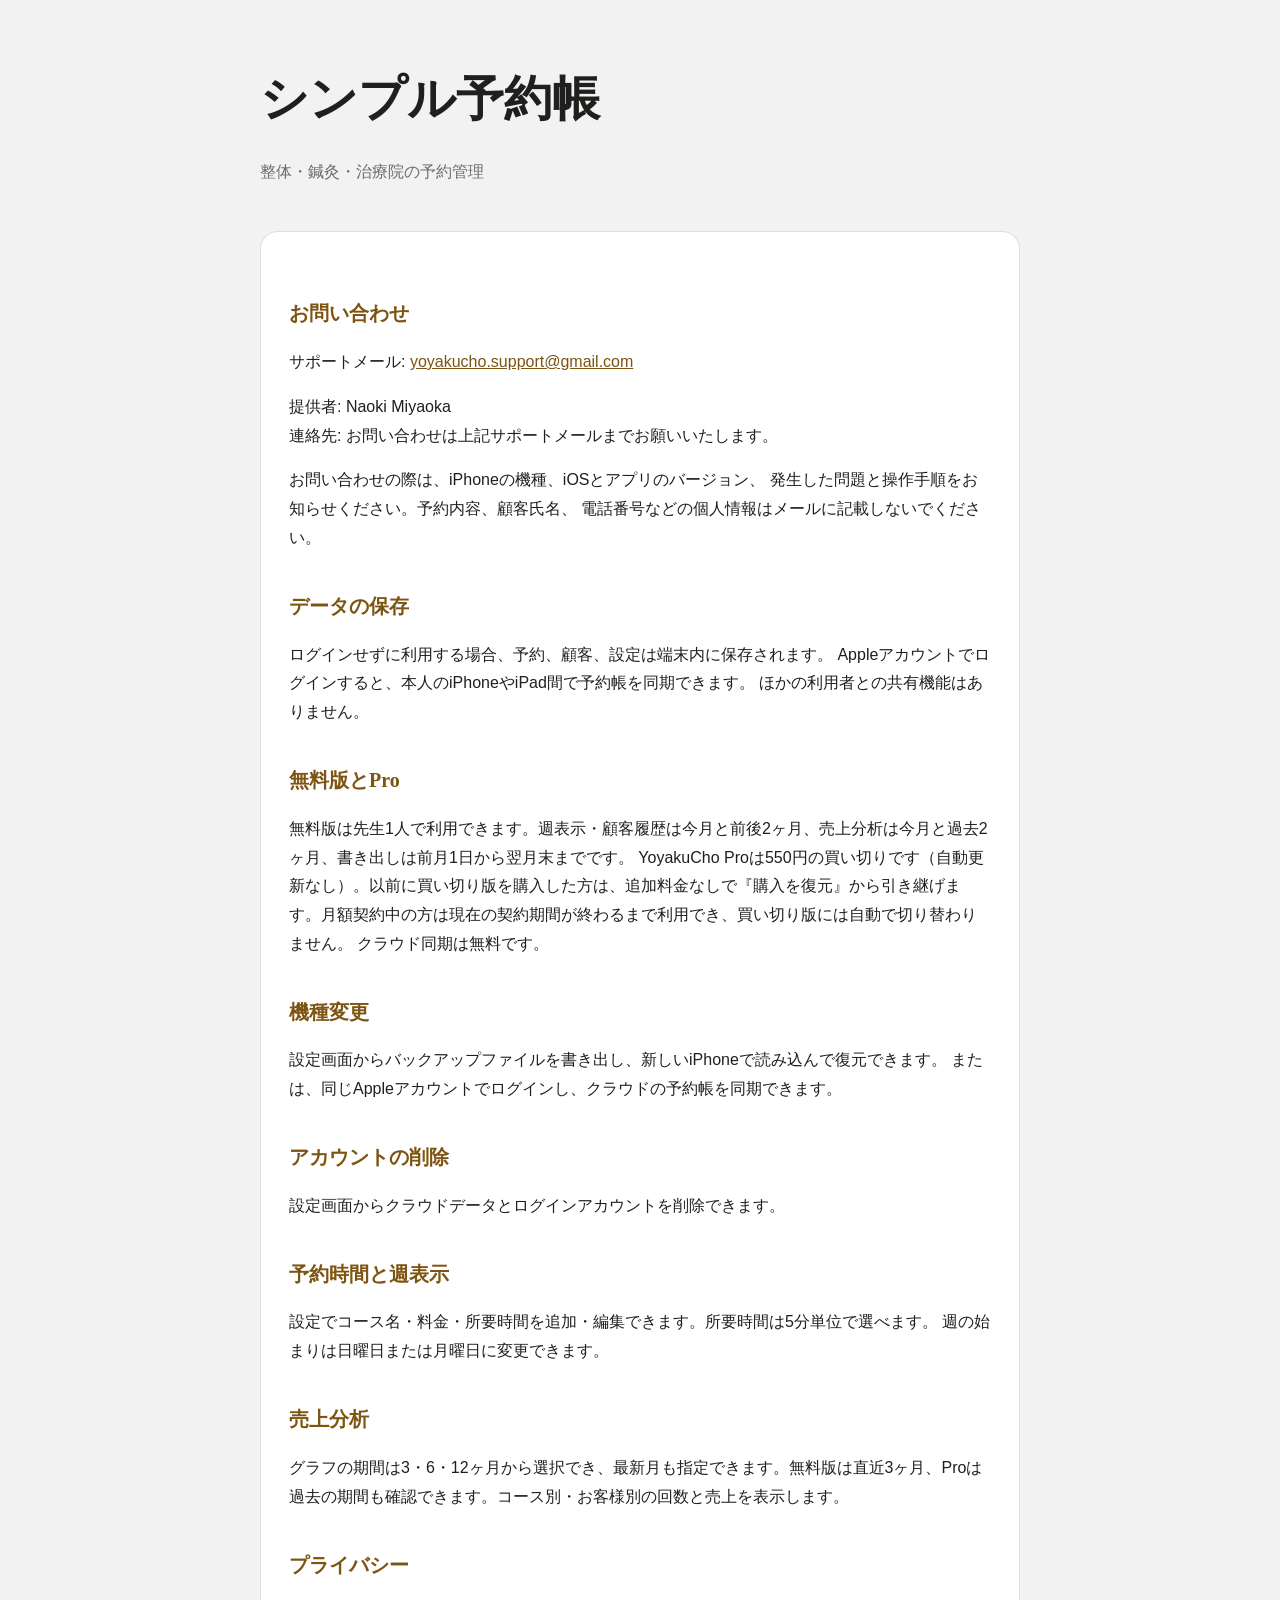
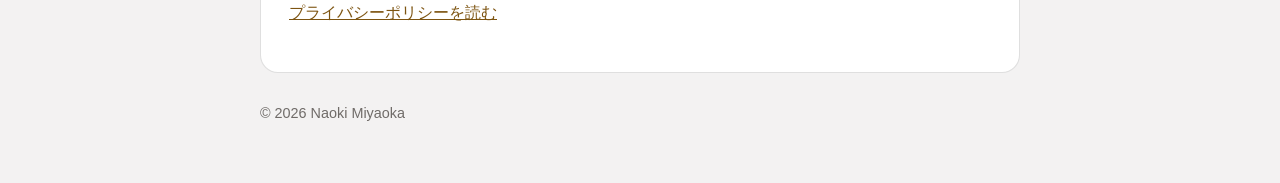
<file: index.html>
<!doctype html>
<html lang="ja">
<head>
  <meta charset="utf-8">
  <meta name="viewport" content="width=device-width, initial-scale=1">
  <meta name="description" content="シンプル予約帳のサポートページ">
  <title>シンプル予約帳 サポート</title>
  <link rel="stylesheet" href="styles.css">
</head>
<body>
  <header>
    <h1>シンプル予約帳</h1>
    <p class="subtitle">整体・鍼灸・治療院の予約管理</p>
  </header>
  <main class="card">
    <h2>お問い合わせ</h2>
    <p>
      サポートメール:
      <a href="mailto:yoyakucho.support@gmail.com">yoyakucho.support@gmail.com</a>
    </p>
    <p>
      提供者: Naoki Miyaoka<br>
      連絡先: お問い合わせは上記サポートメールまでお願いいたします。
    </p>
    <p>
      お問い合わせの際は、iPhoneの機種、iOSとアプリのバージョン、
      発生した問題と操作手順をお知らせください。予約内容、顧客氏名、
      電話番号などの個人情報はメールに記載しないでください。
    </p>

    <h2>データの保存</h2>
    <p>
      ログインせずに利用する場合、予約、顧客、設定は端末内に保存されます。
      Appleアカウントでログインすると、本人のiPhoneやiPad間で予約帳を同期できます。
      ほかの利用者との共有機能はありません。
    </p>

    <h2>無料版とPro</h2>
    <p>
      無料版は先生1人で利用できます。週表示・顧客履歴は今月と前後2ヶ月、売上分析は今月と過去2ヶ月、書き出しは前月1日から翌月末までです。
      YoyakuCho Proは550円の買い切りです（自動更新なし）。以前に買い切り版を購入した方は、追加料金なしで『購入を復元』から引き継げます。月額契約中の方は現在の契約期間が終わるまで利用でき、買い切り版には自動で切り替わりません。
      クラウド同期は無料です。
    </p>

    <h2>機種変更</h2>
    <p>
      設定画面からバックアップファイルを書き出し、新しいiPhoneで読み込んで復元できます。
      または、同じAppleアカウントでログインし、クラウドの予約帳を同期できます。
    </p>

    <h2>アカウントの削除</h2>
    <p>
      設定画面からクラウドデータとログインアカウントを削除できます。
    </p>

    <h2>予約時間と週表示</h2>
    <p>
      設定でコース名・料金・所要時間を追加・編集できます。所要時間は5分単位で選べます。
      週の始まりは日曜日または月曜日に変更できます。
    </p>

    <h2>売上分析</h2>
    <p>グラフの期間は3・6・12ヶ月から選択でき、最新月も指定できます。無料版は直近3ヶ月、Proは過去の期間も確認できます。コース別・お客様別の回数と売上を表示します。</p>

    <h2>プライバシー</h2>
    <p><a href="privacy.html">プライバシーポリシーを読む</a></p>
  </main>
  <footer>© 2026 Naoki Miyaoka</footer>
</body>
</html>
</file>
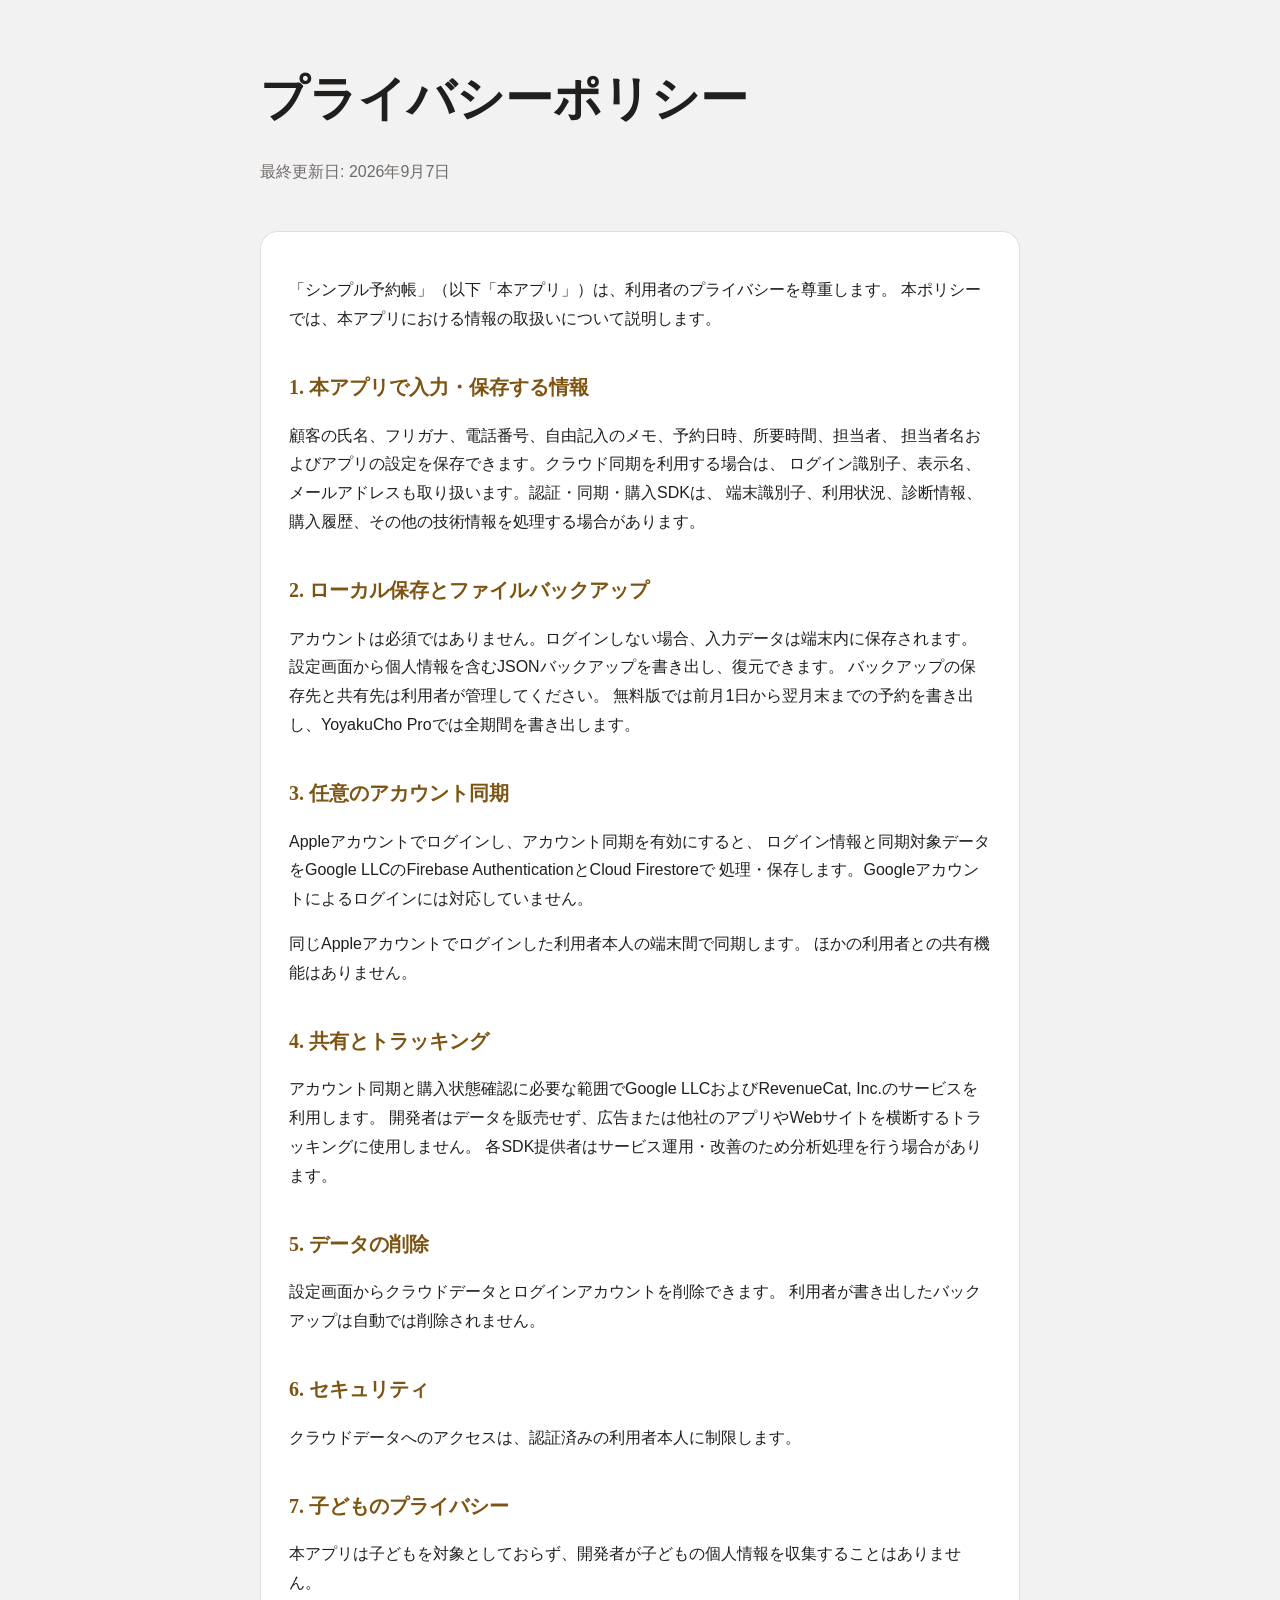
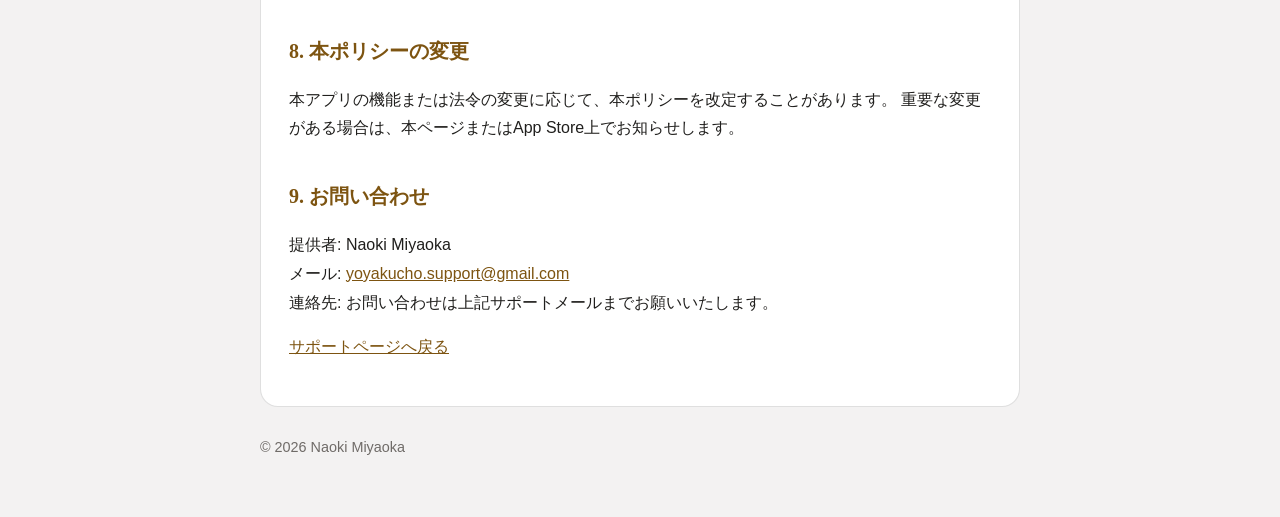
<file: privacy.html>
<!doctype html>
<html lang="ja">
<head>
  <meta charset="utf-8">
  <meta name="viewport" content="width=device-width, initial-scale=1">
  <meta name="description" content="シンプル予約帳のプライバシーポリシー">
  <title>プライバシーポリシー｜シンプル予約帳</title>
  <link rel="stylesheet" href="styles.css">
</head>
<body>
  <header>
    <h1>プライバシーポリシー</h1>
    <p class="subtitle">最終更新日: 2026年9月7日</p>
  </header>
  <main class="card">
    <p>
      「シンプル予約帳」（以下「本アプリ」）は、利用者のプライバシーを尊重します。
      本ポリシーでは、本アプリにおける情報の取扱いについて説明します。
    </p>

    <h2>1. 本アプリで入力・保存する情報</h2>
    <p>
      顧客の氏名、フリガナ、電話番号、自由記入のメモ、予約日時、所要時間、担当者、
      担当者名およびアプリの設定を保存できます。クラウド同期を利用する場合は、
      ログイン識別子、表示名、メールアドレスも取り扱います。認証・同期・購入SDKは、
      端末識別子、利用状況、診断情報、購入履歴、その他の技術情報を処理する場合があります。
    </p>

    <h2>2. ローカル保存とファイルバックアップ</h2>
    <p>
      アカウントは必須ではありません。ログインしない場合、入力データは端末内に保存されます。
      設定画面から個人情報を含むJSONバックアップを書き出し、復元できます。
      バックアップの保存先と共有先は利用者が管理してください。
      無料版では前月1日から翌月末までの予約を書き出し、YoyakuCho Proでは全期間を書き出します。
    </p>

    <h2>3. 任意のアカウント同期</h2>
    <p>
      Appleアカウントでログインし、アカウント同期を有効にすると、
      ログイン情報と同期対象データをGoogle LLCのFirebase AuthenticationとCloud Firestoreで
      処理・保存します。Googleアカウントによるログインには対応していません。
    </p>
    <p>
      同じAppleアカウントでログインした利用者本人の端末間で同期します。
      ほかの利用者との共有機能はありません。
    </p>

    <h2>4. 共有とトラッキング</h2>
    <p>
      アカウント同期と購入状態確認に必要な範囲でGoogle LLCおよびRevenueCat, Inc.のサービスを利用します。
      開発者はデータを販売せず、広告または他社のアプリやWebサイトを横断するトラッキングに使用しません。
      各SDK提供者はサービス運用・改善のため分析処理を行う場合があります。
    </p>

    <h2>5. データの削除</h2>
    <p>
      設定画面からクラウドデータとログインアカウントを削除できます。
      利用者が書き出したバックアップは自動では削除されません。
    </p>

    <h2>6. セキュリティ</h2>
    <p>クラウドデータへのアクセスは、認証済みの利用者本人に制限します。</p>

    <h2>7. 子どものプライバシー</h2>
    <p>本アプリは子どもを対象としておらず、開発者が子どもの個人情報を収集することはありません。</p>

    <h2>8. 本ポリシーの変更</h2>
    <p>
      本アプリの機能または法令の変更に応じて、本ポリシーを改定することがあります。
      重要な変更がある場合は、本ページまたはApp Store上でお知らせします。
    </p>

    <h2>9. お問い合わせ</h2>
    <p>
      提供者: Naoki Miyaoka<br>
      メール: <a href="mailto:yoyakucho.support@gmail.com">yoyakucho.support@gmail.com</a><br>
      連絡先: お問い合わせは上記サポートメールまでお願いいたします。
    </p>
    <p><a href="index.html">サポートページへ戻る</a></p>
  </main>
  <footer>© 2026 Naoki Miyaoka</footer>
</body>
</html>
</file>
<file: styles.css>
:root {
  color-scheme: light;
  --background: #f3f2f2;
  --surface: #ffffff;
  --text: #201f1d;
  --muted: #6f6b68;
  --accent: #7d5411;
  --line: rgba(32, 31, 29, 0.14);
}

* {
  box-sizing: border-box;
}

body {
  margin: 0;
  background: var(--background);
  color: var(--text);
  font-family: -apple-system, BlinkMacSystemFont, "Hiragino Sans", "Yu Gothic", sans-serif;
  line-height: 1.8;
}

header,
main,
footer {
  width: min(760px, calc(100% - 40px));
  margin-inline: auto;
}

header {
  padding: 56px 0 28px;
}

h1,
h2 {
  font-family: "Hiragino Mincho ProN", "Yu Mincho", serif;
}

h1 {
  margin: 0;
  font-size: clamp(2rem, 8vw, 3rem);
}

h2 {
  margin-top: 2.2rem;
  color: var(--accent);
  font-size: 1.25rem;
}

.subtitle,
footer {
  color: var(--muted);
}

.card {
  padding: 28px;
  background: var(--surface);
  border: 1px solid var(--line);
  border-radius: 18px;
}

a {
  color: var(--accent);
}

footer {
  padding: 28px 0 56px;
  font-size: 0.9rem;
}
</file>
